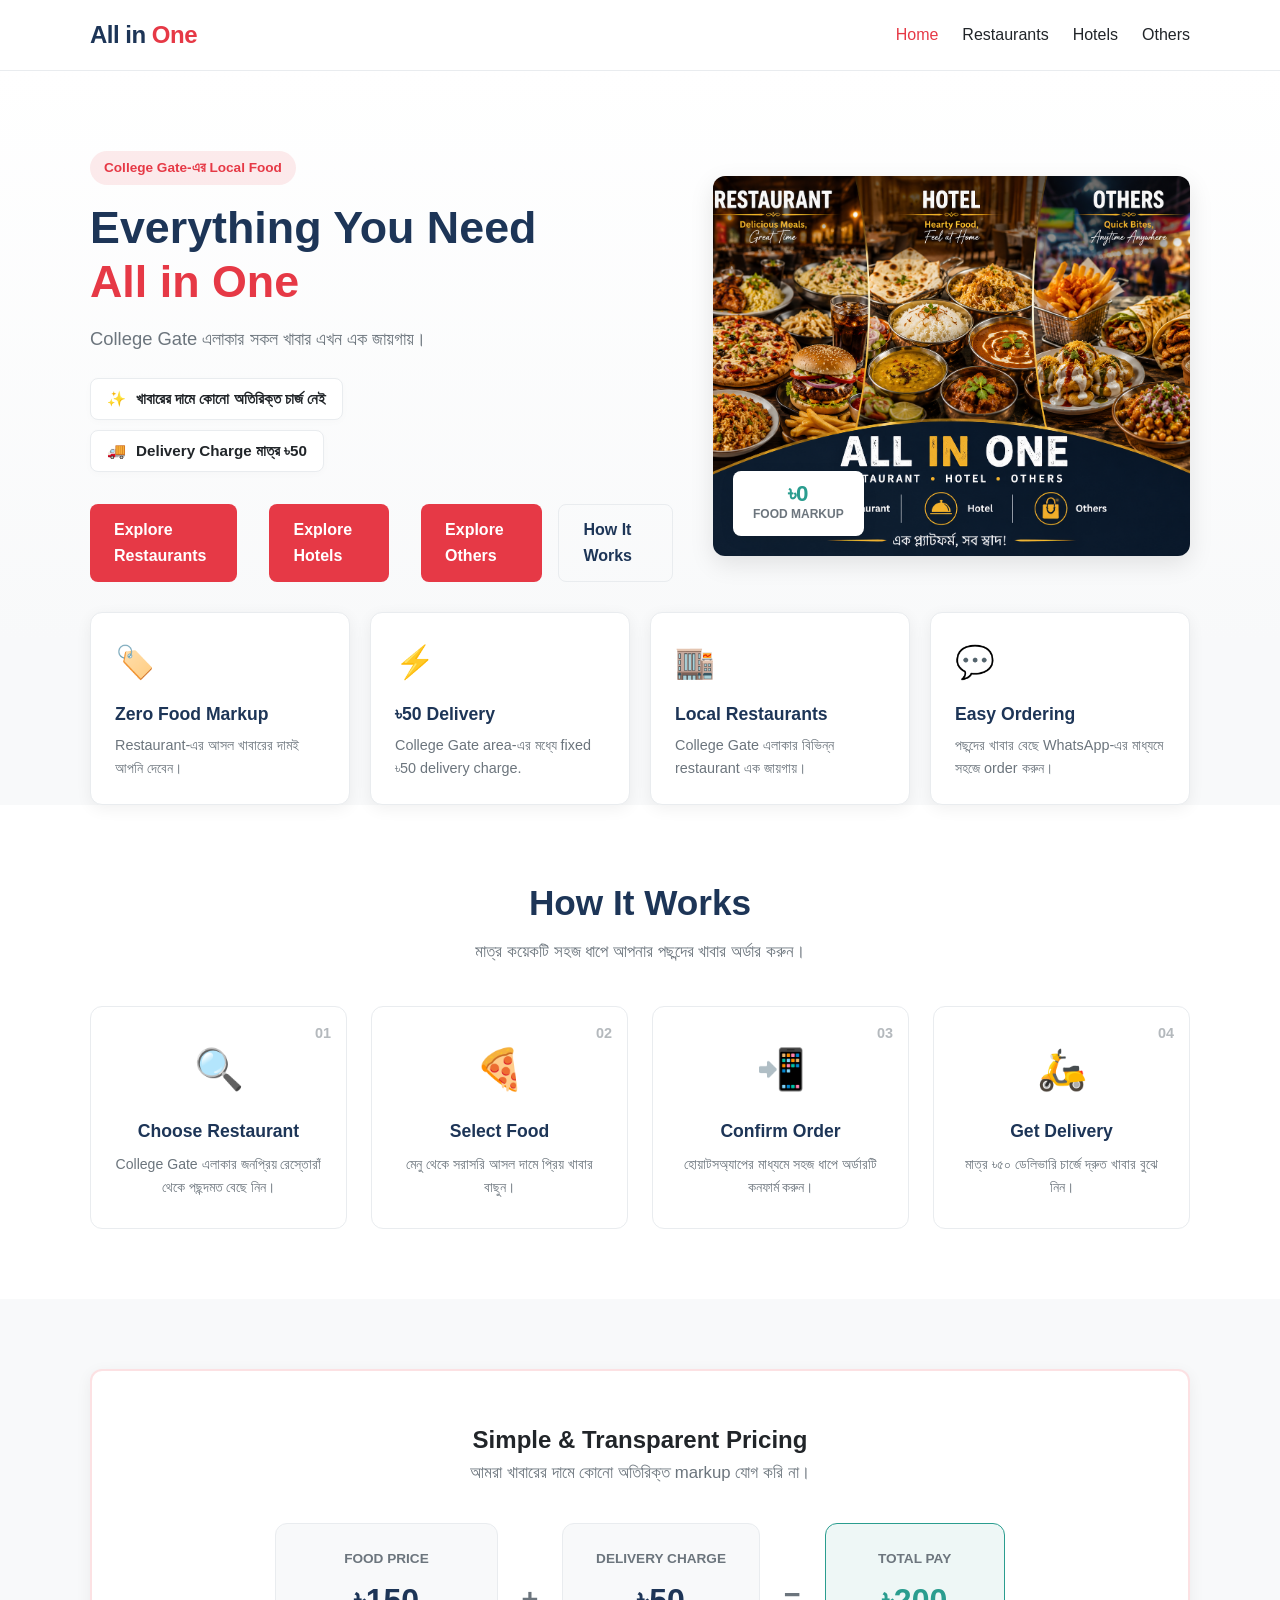
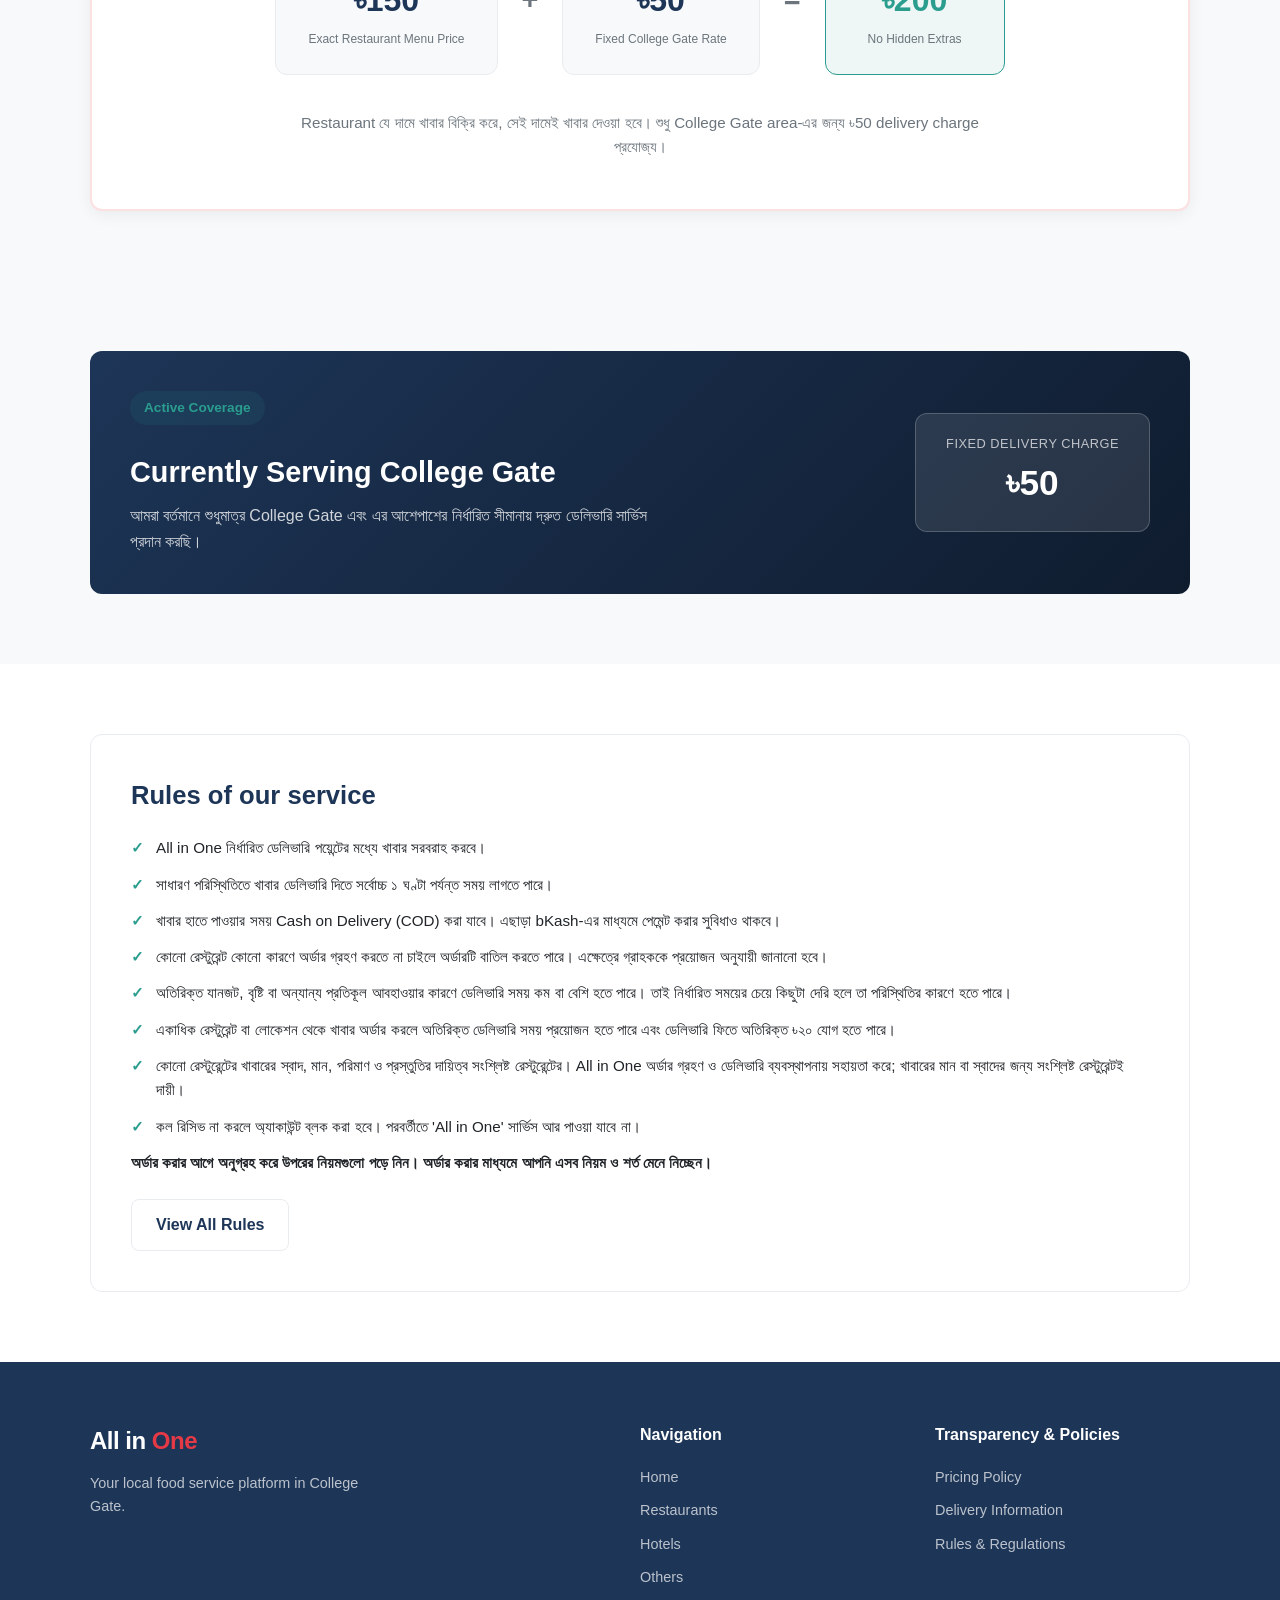
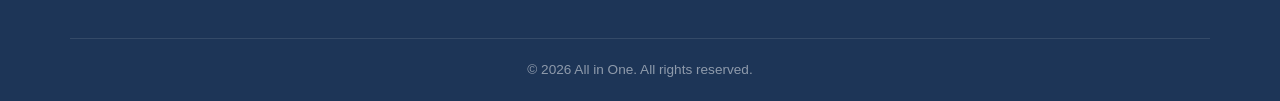
<file: index.html>
<!DOCTYPE html>
<html lang="bn">
<head>
  <meta charset="UTF-8">
  <meta name="viewport" content="width=device-width, initial-scale=1.0">
  <title>All in One | College Gate-এর Local Food</title>
  <link rel="stylesheet" href="style.css">
  <link rel="stylesheet" href="responsive.css">
</head>
<body>

  <!-- Header Navigation -->
  <header class="main-header">
    <div class="container nav-wrapper">
      <a href="index.html" class="logo">All in <span>One</span></a>
      <nav class="nav-menu">
        <a href="index.html" class="nav-link active">Home</a>
        <a href="restaurants.html" class="nav-link">Restaurants</a>
        <a href="hotels.html" class="nav-link">Hotels</a>
        <a href="others.html" class="nav-link">Others</a>
        <!-- <a href="login.html" class="nav-link nav-btn">Login</a> -->
      </nav>
    </div>
  </header>

  <!-- 1. Hero Section -->
  <section class="hero-section">
    <div class="container hero-container">
      <div class="hero-content">
        <span class="badge">College Gate-এর Local Food</span>
        <h1 class="hero-title">Everything You Need <br><span>All in One</span></h1>
        <p class="hero-subtext">College Gate এলাকার সকল খাবার এখন এক জায়গায়।</p>
        
        <div class="hero-highlights">
          <div class="highlight-pill">
            <span class="pill-icon">✨</span>
            <span>খাবারের দামে কোনো অতিরিক্ত চার্জ নেই</span>
          </div>
          <div class="highlight-pill">
            <span class="pill-icon">🚚</span>
            <span>Delivery Charge মাত্র ৳50</span>
          </div>
        </div>

        <div class="hero-actions">
          <a href="restaurants.html" class="btn btn-primary">Explore Restaurants</a><br>
           <a href="hotels.html" class="btn btn-primary">Explore Hotels</a><br>
            <a href="others.html" class="btn btn-primary">Explore Others</a>
          <a href="#how-it-works" class="btn btn-secondary">How It Works</a>
        </div>
      </div>
      
      <div class="hero-visual">
        <div class="hero-img-wrapper">
          <img src="heroimg.png" alt="Delicious Local Food" class="hero-img">
          <div class="hero-floating-badge">
            <span class="badge-num">৳0</span>
            <span class="badge-text">Food Markup</span>
          </div>
        </div>
      </div>
    </div>
  </section>

  <!-- 2. Trust / Value Cards -->
  <section class="trust-section">
    <div class="container">
      <div class="trust-grid">
        <div class="trust-card">
          <div class="trust-icon">🏷️</div>
          <h3>Zero Food Markup</h3>
          <p>Restaurant-এর আসল খাবারের দামই আপনি দেবেন।</p>
        </div>
        <div class="trust-card">
          <div class="trust-icon">⚡</div>
          <h3>৳50 Delivery</h3>
          <p>College Gate area-এর মধ্যে fixed ৳50 delivery charge.</p>
        </div>
        <div class="trust-card">
          <div class="trust-icon">🏬</div>
          <h3>Local Restaurants</h3>
          <p>College Gate এলাকার বিভিন্ন restaurant এক জায়গায়।</p>
        </div>
        <div class="trust-card">
          <div class="trust-icon">💬</div>
          <h3>Easy Ordering</h3>
          <p>পছন্দের খাবার বেছে WhatsApp-এর মাধ্যমে সহজে order করুন।</p>
        </div>
      </div>
    </div>
  </section>

  <!-- 3. How It Works -->
  <section id="how-it-works" class="section-padding bg-alt">
    <div class="container">
      <div class="section-header text-center">
        <h2>How It Works</h2>
        <p class="subtitle">মাত্র কয়েকটি সহজ ধাপে আপনার পছন্দের খাবার অর্ডার করুন।</p>
      </div>

      <div class="steps-grid">
        <div class="step-card">
          <div class="step-number">01</div>
          <div class="step-icon">🔍</div>
          <h4>Choose Restaurant</h4>
          <p>College Gate এলাকার জনপ্রিয় রেস্তোরাঁ থেকে পছন্দমত বেছে নিন।</p>
        </div>
        <div class="step-card">
          <div class="step-number">02</div>
          <div class="step-icon">🍕</div>
          <h4>Select Food</h4>
          <p>মেনু থেকে সরাসরি আসল দামে প্রিয় খাবার বাছুন।</p>
        </div>
        <div class="step-card">
          <div class="step-number">03</div>
          <div class="step-icon">📲</div>
          <h4>Confirm Order</h4>
          <p>হোয়াটসঅ্যাপের মাধ্যমে সহজ ধাপে অর্ডারটি কনফার্ম করুন।</p>
        </div>
        <div class="step-card">
          <div class="step-number">04</div>
          <div class="step-icon">🛵</div>
          <h4>Get Delivery</h4>
          <p>মাত্র ৳৫০ ডেলিভারি চার্জে দ্রুত খাবার বুঝে নিন।</p>
        </div>
      </div>
    </div>
  </section>

  <!-- 4. Transparent Pricing Section -->
  <section class="section-padding">
    <div class="container">
      <div class="pricing-card">
        <div class="pricing-header text-center">
          <h2>Simple & Transparent Pricing</h2>
          <p class="subtitle">আমরা খাবারের দামে কোনো অতিরিক্ত markup যোগ করি না।</p>
        </div>

        <div class="pricing-calculator">
          <div class="calc-box">
            <span class="calc-title">Food Price</span>
            <span class="calc-amount">৳150</span>
            <span class="calc-note">Exact Restaurant Menu Price</span>
          </div>
          <div class="calc-operator">+</div>
          <div class="calc-box">
            <span class="calc-title">Delivery Charge</span>
            <span class="calc-amount">৳50</span>
            <span class="calc-note">Fixed College Gate Rate</span>
          </div>
          <div class="calc-operator">=</div>
          <div class="calc-box highlight">
            <span class="calc-title">Total Pay</span>
            <span class="calc-amount">৳200</span>
            <span class="calc-note">No Hidden Extras</span>
          </div>
        </div>

        <p class="pricing-policy-text text-center">
          Restaurant যে দামে খাবার বিক্রি করে, সেই দামেই খাবার দেওয়া হবে। শুধু College Gate area-এর জন্য ৳50 delivery charge প্রযোজ্য।
        </p>
      </div>
    </div>
  </section>

  <!-- 5. Featured / Popular Restaurants -->
  <!-- <section class="section-padding bg-alt">
    <div class="container">
      <div class="section-header text-between">
        <div>
          <h2>Popular Restaurants</h2>
          <p class="subtitle">College Gate-এর সেরা রেস্তোরাঁসমূহ</p>
        </div>
        <a href="restaurants.html" class="link-btn">View All →</a>
      </div>

      Injected Dynamically via JS -->
      <!-- <div id="featured-restaurants-list" class="grid-container"></div> -->
    <!-- </div>
  </section> -->

  <!-- 6. Delivery Area Section -->
  <section class="section-padding">
    <div class="container">
      <div class="delivery-area-card">
        <div class="delivery-area-content">
          <span class="badge badge-success">Active Coverage</span>
          <h2>Currently Serving College Gate</h2>
          <p>আমরা বর্তমানে শুধুমাত্র College Gate এবং এর আশেপাশের নির্ধারিত সীমানায় দ্রুত ডেলিভারি সার্ভিস প্রদান করছি।</p>
        </div>
        <div class="delivery-area-badge">
          <span class="area-fee">Fixed Delivery Charge</span>
          <span class="area-price">৳50</span>
        </div>
      </div>
    </div>
  </section>

  <!-- 7. Rules & Transparency Preview -->
  <section class="section-padding bg-alt">
    <div class="container">
      <div class="rules-card">
        <h2>Rules of our service</h2>
        <ul class="rules-list">
          <li><span>✓</span>All in One নির্ধারিত ডেলিভারি পয়েন্টের মধ্যে খাবার সরবরাহ করবে। </li>
          <li><span>✓</span>সাধারণ পরিস্থিতিতে খাবার ডেলিভারি দিতে সর্বোচ্চ ১ ঘণ্টা পর্যন্ত সময় লাগতে পারে। </li>
          <li><span>✓</span>খাবার হাতে পাওয়ার সময় Cash on Delivery (COD) করা যাবে। এছাড়া bKash-এর মাধ্যমে পেমেন্ট করার সুবিধাও থাকবে। </li>
          <li><span>✓</span>কোনো রেস্টুরেন্ট কোনো কারণে অর্ডার গ্রহণ করতে না চাইলে অর্ডারটি বাতিল করতে পারে। এক্ষেত্রে গ্রাহককে প্রয়োজন অনুযায়ী জানানো হবে। </li>
          <li><span>✓</span>অতিরিক্ত যানজট, বৃষ্টি বা অন্যান্য প্রতিকূল আবহাওয়ার কারণে ডেলিভারি সময় কম বা বেশি হতে পারে। তাই নির্ধারিত সময়ের চেয়ে কিছুটা দেরি হলে তা পরিস্থিতির কারণে হতে পারে। </li>
          <li><span>✓</span>একাধিক রেস্টুরেন্ট বা লোকেশন থেকে খাবার অর্ডার করলে অতিরিক্ত ডেলিভারি সময় প্রয়োজন হতে পারে এবং ডেলিভারি ফিতে অতিরিক্ত ৳২০ যোগ হতে পারে।</li>
          <li><span>✓</span>কোনো রেস্টুরেন্টের খাবারের স্বাদ, মান, পরিমাণ ও প্রস্তুতির দায়িত্ব সংশ্লিষ্ট রেস্টুরেন্টের। All in One অর্ডার গ্রহণ ও ডেলিভারি ব্যবস্থাপনায় সহায়তা করে; খাবারের মান বা স্বাদের জন্য সংশ্লিষ্ট রেস্টুরেন্টই দায়ী।</li>
           <li><span>✓</span>কল রিসিভ না করলে অ্যাকাউন্ট ব্লক করা হবে। পরবর্তীতে 'All in One' সার্ভিস আর পাওয়া যাবে না। </li>
          <li><b>অর্ডার করার আগে অনুগ্রহ করে উপরের নিয়মগুলো পড়ে নিন। অর্ডার করার মাধ্যমে আপনি এসব নিয়ম ও শর্ত মেনে নিচ্ছেন।</b></li>
          
        </ul>
        <div class="rules-action">
          <a href="#rules-and-regulations" class="btn btn-secondary">View All Rules</a>
        </div>
      </div>
    </div>
  </section>

  <!-- 8. Final CTA Section -->
  <!-- <section class="cta-section text-center">
    <div class="container">
      <h2>Ready to order?</h2>
      <p>College Gate-এর আপনার পছন্দের restaurant খুঁজে নিন এবং সহজেই order করুন।</p>
      <a href="restaurants.html" class="btn btn-primary btn-lg">Explore Restaurants</a>
    </div>
  </section> -->

  <!-- 9. Footer -->
  <footer class="main-footer">
    <div class="container footer-grid">
      <div class="footer-brand">
        <a href="index.html" class="logo logo-white">All in <span>One</span></a>
        <p>Your local food service platform in College Gate.</p>
      </div>
      
      <div class="footer-links">
        <h4>Navigation</h4>
        <ul>
          <li><a href="index.html">Home</a></li>
          <li><a href="restaurants.html">Restaurants</a></li>
          <li><a href="hotels.html">Hotels</a></li>
          <li><a href="others.html">Others</a></li>
          <!-- <li><a href="login.html">Login</a></li> -->
        </ul>
      </div>

      <div class="footer-links">
        <h4>Transparency & Policies</h4>
        <ul>
          <li><a href="#pricing">Pricing Policy</a></li>
          <li><a href="#delivery">Delivery Information</a></li>
          <li><a href="#rules">Rules & Regulations</a></li>
        </ul>
      </div>
    </div>

    <div class="footer-bottom">
      <div class="container">
        <p>&copy; 2026 All in One. All rights reserved.</p>
      </div>
    </div>
  </footer>

  <script src="data.js"></script>
  <script src="app.js"></script>
  <script src="open-browser.js"></script>
</body>
</html>
</file>
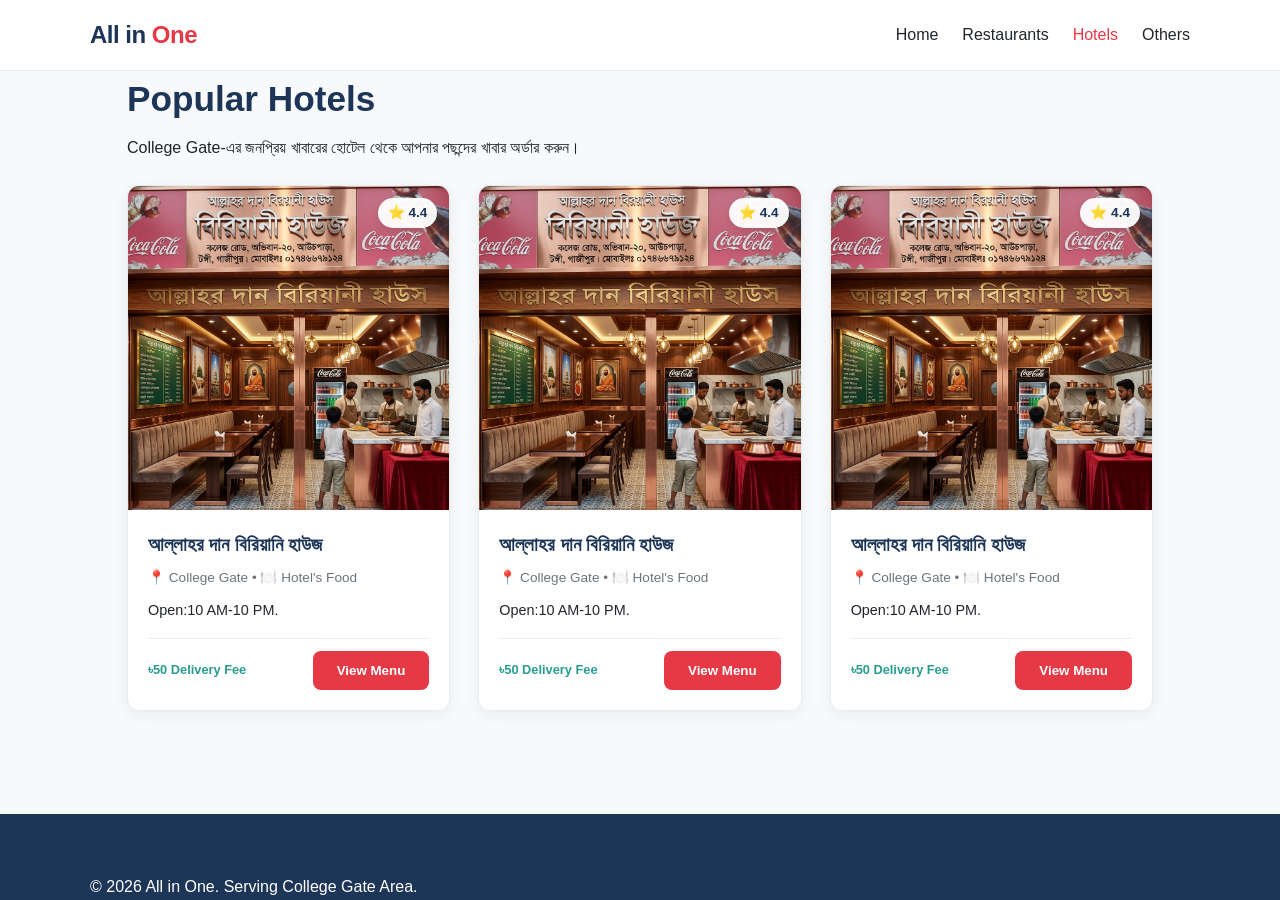
<file: hotels.html>
<!DOCTYPE html>
<html lang="en">
<head>
  <meta charset="UTF-8">
  <meta name="viewport" content="width=device-width, initial-scale=1.0">
  <title>Hotels | All in One</title>
  <link rel="stylesheet" href="style.css">
  <link rel="stylesheet" href="responsive.css">
</head>
<body>

  <header class="main-header">
    <div class="container nav-wrapper">
      <a href="index.html" class="logo">All in <span>One</span></a>
      <nav class="nav-menu">
        <a href="index.html" class="nav-link">Home</a>
        <a href="restaurants.html" class="nav-link">Restaurants</a>
        <a href="hotels.html" class="nav-link active">Hotels</a>
        <a href="others.html" class="nav-link">Others</a>
        <!-- <a href="login.html" class="nav-link nav-btn">Login</a> -->
      </nav>
    </div>
  </header>

  <main class="container page-content">
    <section class="section-header">
      <div>
        <h2>Popular Hotels</h2>
        <p>College Gate-এর জনপ্রিয় খাবারের হোটেল থেকে আপনার পছন্দের খাবার অর্ডার করুন।</p>
      </div>
    </section>

    <div id="hotels-list" class="grid-container" style="margin-top: 24px;">
      <!-- Hotel cards are rendered by hotels.js -->
    </div>
  </main>

  <footer class="main-footer">
    <div class="container">
      <p>&copy; 2026 All in One. Serving College Gate Area.</p>
    </div>
  </footer>

  <script src="data.js"></script>
  <script src="location.js"></script>
  <script src="hotels.js"></script>
  <script src="app.js"></script>
  <script src="open-browser.js"></script>
</body>
</html>
</file>
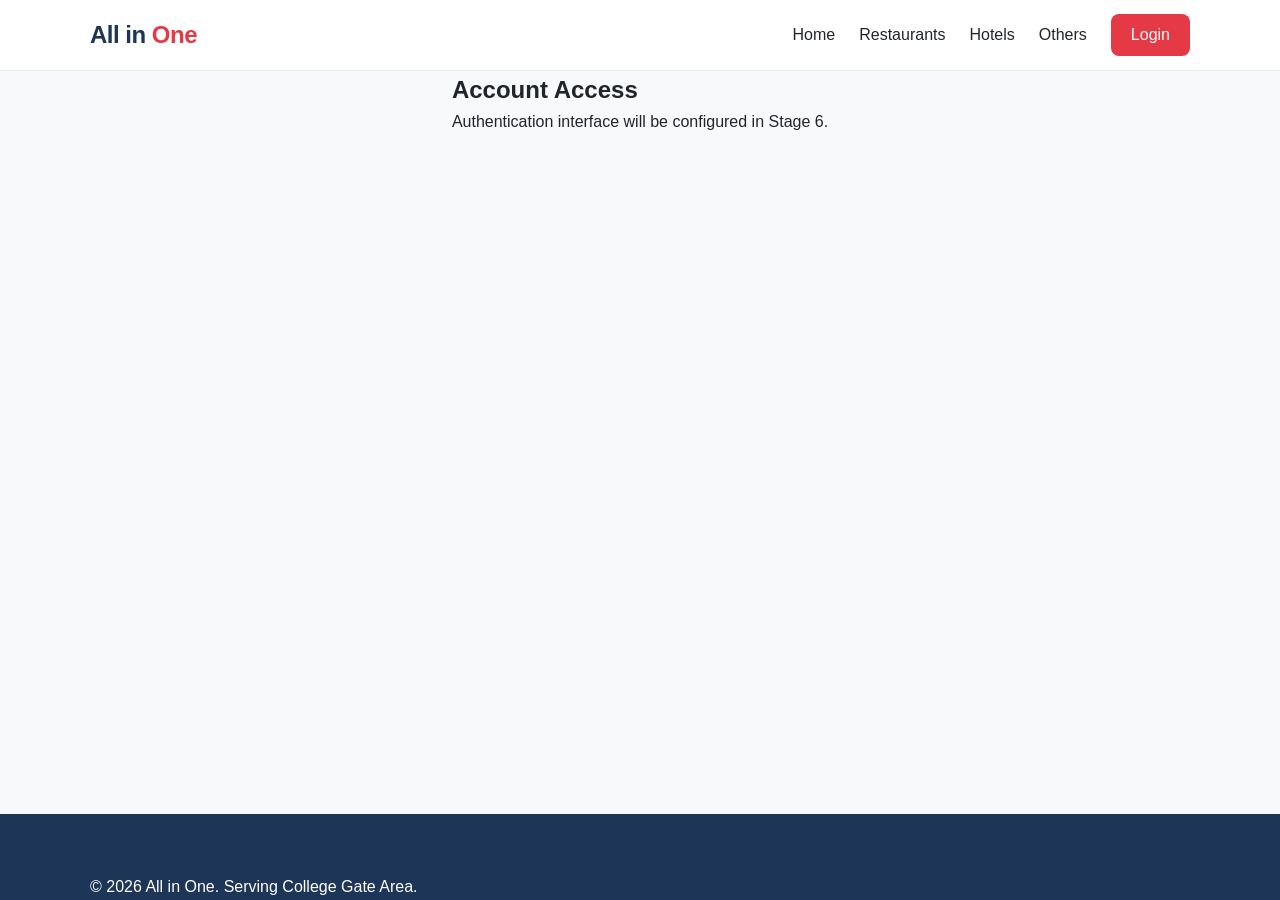
<file: login.html>
<!DOCTYPE html>
<html lang="en">
<head>
  <meta charset="UTF-8">
  <meta name="viewport" content="width=device-width, initial-scale=1.0">
  <title>Login | All in One</title>
  <link rel="stylesheet" href="style.css">
  <link rel="stylesheet" href="responsive.css">
</head>
<body>

  <header class="main-header">
    <div class="container nav-wrapper">
      <a href="index.html" class="logo">All in <span>One</span></a>
      <nav class="nav-menu">
        <a href="index.html" class="nav-link">Home</a>
        <a href="restaurants.html" class="nav-link">Restaurants</a>
        <a href="hotels.html" class="nav-link">Hotels</a>
        <a href="others.html" class="nav-link">Others</a>
        <a href="login.html" class="nav-link active nav-btn">Login</a>
      </nav>
    </div>
  </header>

  <main class="container page-content">
    <div class="auth-card">
      <h2>Account Access</h2>
      <p>Authentication interface will be configured in Stage 6.</p>
    </div>
  </main>

  <footer class="main-footer">
    <div class="container">
      <p>&copy; 2026 All in One. Serving College Gate Area.</p>
    </div>
  </footer>

  <script src="data.js"></script>
  <script src="app.js"></script>
  <script src="open-browser.js"></script>
</body>
</html>
</file>
<file: style.css>
:root {
  --primary: #e63946;
  --primary-hover: #d62828;
  --secondary: #1d3557;
  --secondary-hover: #14213d;
  --accent-green: #2a9d8f;
  --background: #f8f9fa;
  --bg-alt: #ffffff;
  --surface: #ffffff;
  --text: #212529;
  --text-muted: #6c757d;
  --border: #e9ecef;
  --radius: 12px;
  --radius-sm: 8px;
  --shadow: 0 4px 16px rgba(0, 0, 0, 0.06);
  --shadow-hover: 0 8px 24px rgba(0, 0, 0, 0.1);
  --transition: all 0.3s cubic-bezier(0.16, 1, 0.3, 1);
}

* {
  box-sizing: border-box;
  margin: 0;
  padding: 0;
}

body {
  font-family: -apple-system, BlinkMacSystemFont, "Segoe UI", Roboto, Oxygen, Ubuntu, Cantarell, sans-serif;
  background-color: var(--background);
  color: var(--text);
  line-height: 1.6;
  display: flex;
  flex-direction: column;
  min-height: 100vh;
}

.container {
  max-width: 1140px;
  margin: 0 auto;
  padding: 0 20px;
}

.section-padding {
  padding: 70px 0;
}

.bg-alt {
  background-color: var(--bg-alt);
}

.text-center {
  text-align: center;
}

.text-between {
  display: flex;
  justify-content: space-between;
  align-items: flex-end;
  margin-bottom: 32px;
}

.section-header h2 {
  font-size: 2.2rem;
  color: var(--secondary);
  font-weight: 700;
  margin-bottom: 8px;
}

.subtitle {
  color: var(--text-muted);
  font-size: 1.05rem;
}

/* Badges & Buttons */
.badge {
  display: inline-block;
  padding: 6px 14px;
  background-color: rgba(230, 57, 70, 0.1);
  color: var(--primary);
  font-weight: 600;
  font-size: 0.85rem;
  border-radius: 50px;
  margin-bottom: 16px;
}

.badge-success {
  background-color: rgba(42, 157, 143, 0.1);
  color: var(--accent-green);
}

.btn {
  display: inline-flex;
  align-items: center;
  justify-content: center;
  padding: 12px 24px;
  border-radius: var(--radius-sm);
  font-weight: 600;
  text-decoration: none;
  transition: var(--transition);
  cursor: pointer;
  border: none;
}

.btn-primary {
  background-color: var(--primary);
  color: #ffffff;
}

.btn-primary:hover {
  background-color: var(--primary-hover);
  transform: translateY(-2px);
}

.btn-secondary {
  background-color: transparent;
  color: var(--secondary);
  border: 1.5px solid var(--border);
}

.btn-secondary:hover {
  border-color: var(--secondary);
  background-color: rgba(29, 53, 87, 0.03);
}

.btn-lg {
  padding: 16px 36px;
  font-size: 1.1rem;
}

.link-btn {
  color: var(--primary);
  font-weight: 600;
  text-decoration: none;
}

.link-btn:hover {
  text-decoration: underline;
}

/* Header Navigation */
.main-header {
  background-color: var(--surface);
  border-bottom: 1px solid var(--border);
  position: sticky;
  top: 0;
  z-index: 100;
}

.nav-wrapper {
  display: flex;
  justify-content: space-between;
  align-items: center;
  height: 70px;
}

.logo {
  font-size: 1.5rem;
  font-weight: 800;
  color: var(--secondary);
  text-decoration: none;
  letter-spacing: -0.5px;
}

.logo span {
  color: var(--primary);
}

.logo-white {
  color: #ffffff;
}

.nav-menu {
  display: flex;
  align-items: center;
  gap: 24px;
}

.nav-link {
  text-decoration: none;
  color: var(--text);
  font-weight: 500;
  transition: color 0.2s ease;
}

.nav-link:hover,
.nav-link.active {
  color: var(--primary);
}

.nav-btn {
  padding: 8px 20px;
  background-color: var(--primary);
  color: #ffffff !important;
  border-radius: var(--radius-sm);
}

.nav-btn:hover {
  background-color: var(--primary-hover);
}

/* 1. Hero Section */
.hero-section {
  padding: 80px 0 60px;
  background: linear-gradient(180deg, #ffffff 0%, #f8f9fa 100%);
}

.hero-container {
  display: grid;
  grid-template-columns: 1.1fr 0.9fr;
  gap: 40px;
  align-items: center;
}

.hero-title {
  font-size: 2.8rem;
  font-weight: 800;
  color: var(--secondary);
  line-height: 1.2;
  margin-bottom: 16px;
}

.hero-title span {
  color: var(--primary);
}

.hero-subtext {
  font-size: 1.15rem;
  color: var(--text-muted);
  margin-bottom: 24px;
}

.hero-highlights {
  display: flex;
  flex-direction: column;
  gap: 10px;
  margin-bottom: 32px;
}

.highlight-pill {
  display: flex;
  align-items: center;
  gap: 10px;
  background: var(--surface);
  padding: 8px 16px;
  border-radius: var(--radius-sm);
  border: 1px solid var(--border);
  width: fit-content;
  font-weight: 600;
  font-size: 0.95rem;
  box-shadow: 0 2px 8px rgba(0, 0, 0, 0.02);
}

.hero-actions {
  display: flex;
  gap: 16px;
}

.hero-visual {
  position: relative;
}

.hero-img-wrapper {
  position: relative;
  border-radius: var(--radius);
  overflow: hidden;
  box-shadow: var(--shadow-hover);
}

.hero-img {
  width: 100%;
  height: 380px;
  object-fit: cover;
  display: block;
}

.hero-floating-badge {
  position: absolute;
  bottom: 20px;
  left: 20px;
  background: var(--surface);
  padding: 12px 20px;
  border-radius: var(--radius-sm);
  box-shadow: var(--shadow);
  display: flex;
  flex-direction: column;
  align-items: center;
}

.badge-num {
  font-size: 1.4rem;
  font-weight: 800;
  color: var(--accent-green);
  line-height: 1;
}

.badge-text {
  font-size: 0.75rem;
  color: var(--text-muted);
  text-transform: uppercase;
  font-weight: 700;
}

/* 2. Trust Section */
.trust-section {
  margin-top: -30px;
  position: relative;
  z-index: 10;
}

.trust-grid {
  display: grid;
  grid-template-columns: repeat(4, 1fr);
  gap: 20px;
}

.trust-card {
  background: var(--surface);
  padding: 24px;
  border-radius: var(--radius);
  border: 1px solid var(--border);
  box-shadow: var(--shadow);
  transition: var(--transition);
}

.trust-card:hover {
  transform: translateY(-4px);
  box-shadow: var(--shadow-hover);
}

.trust-icon {
  font-size: 2rem;
  margin-bottom: 12px;
}

.trust-card h3 {
  font-size: 1.1rem;
  color: var(--secondary);
  margin-bottom: 6px;
}

.trust-card p {
  font-size: 0.9rem;
  color: var(--text-muted);
}

/* 3. How It Works */
.steps-grid {
  display: grid;
  grid-template-columns: repeat(4, 1fr);
  gap: 24px;
  margin-top: 40px;
}

.step-card {
  background: var(--surface);
  padding: 30px 20px;
  border-radius: var(--radius);
  border: 1px solid var(--border);
  position: relative;
  text-align: center;
  transition: var(--transition);
}

.step-card:hover {
  border-color: var(--primary);
}

.step-number {
  position: absolute;
  top: 15px;
  right: 15px;
  font-size: 0.9rem;
  font-weight: 800;
  color: var(--text-muted);
  opacity: 0.5;
}

.step-icon {
  font-size: 2.5rem;
  margin-bottom: 16px;
}

.step-card h4 {
  font-size: 1.1rem;
  color: var(--secondary);
  margin-bottom: 8px;
}

.step-card p {
  font-size: 0.88rem;
  color: var(--text-muted);
}

/* 4. Pricing Section */
.pricing-card {
  background: var(--surface);
  border: 2px solid rgba(230, 57, 70, 0.15);
  border-radius: var(--radius);
  padding: 50px 40px;
  box-shadow: var(--shadow);
}

.pricing-calculator {
  display: flex;
  align-items: center;
  justify-content: center;
  gap: 24px;
  margin: 36px 0;
  flex-wrap: wrap;
}

.calc-box {
  background: var(--background);
  border: 1px solid var(--border);
  padding: 24px 32px;
  border-radius: var(--radius);
  text-align: center;
  min-width: 180px;
}

.calc-box.highlight {
  background: rgba(42, 157, 143, 0.08);
  border-color: var(--accent-green);
}

.calc-title {
  display: block;
  font-size: 0.85rem;
  text-transform: uppercase;
  color: var(--text-muted);
  font-weight: 700;
  margin-bottom: 6px;
}

.calc-amount {
  display: block;
  font-size: 2rem;
  font-weight: 800;
  color: var(--secondary);
}

.calc-box.highlight .calc-amount {
  color: var(--accent-green);
}

.calc-note {
  display: block;
  font-size: 0.75rem;
  color: var(--text-muted);
  margin-top: 4px;
}

.calc-operator {
  font-size: 1.8rem;
  font-weight: 700;
  color: var(--text-muted);
}

.pricing-policy-text {
  max-width: 700px;
  margin: 0 auto;
  color: var(--text-muted);
  font-size: 0.95rem;
}

/* 5. Restaurant Card Base & Dynamic Grid */
.grid-container {
  display: grid;
  grid-template-columns: repeat(auto-fill, minmax(320px, 1fr));
  gap: 28px;
}

.restaurant-card {
  background: var(--surface);
  border-radius: var(--radius);
  border: 1px solid var(--border);
  overflow: hidden;
  box-shadow: var(--shadow);
  transition: var(--transition);
  display: flex;
  flex-direction: column;
}

.restaurant-card:hover {
  transform: translateY(-4px);
  box-shadow: var(--shadow-hover);
}

/* .card-img-wrapper {
  height: 180px;
  width: 100%;
  overflow: hidden;
  position: relative;
}

.card-img {
  width: 100%;
  height: 100%;
  object-fit: cover;
} */

/* .card-img-wrapper {
    aspect-ratio: 16 / 9;
    width: 100%;
    overflow: hidden;
}

.card-img {
    width: 100%;
    height: 100%;
    object-fit: cover;
    object-position: center;
} */
/* .card-img-wrapper {
    height: 180px;
    width: 100%;
    overflow: hidden;
    position: relative;
}

.card-img {
    width: 100%;
    height: 100%;
    object-fit: contain;
    display: block;
} */
 .card-img-wrapper {
    width: 100%;
    overflow: hidden;
    position: relative;
}

.card-img {
    width: 100%;
    height: auto;
    display: block;
}
.card-rating-badge {
  position: absolute;
  top: 12px;
  right: 12px;
  background: rgba(255, 255, 255, 0.95);
  padding: 4px 10px;
  border-radius: 50px;
  font-size: 0.85rem;
  font-weight: 700;
  color: var(--secondary);
  box-shadow: 0 2px 6px rgba(0,0,0,0.1);
}

.card-content {
  padding: 20px;
  display: flex;
  flex-direction: column;
  flex: 1;
}

.card-title {
  font-size: 1.2rem;
  font-weight: 700;
  color: var(--secondary);
  margin-bottom: 6px;
}

.card-meta {
  font-size: 0.85rem;
  color: var(--text-muted);
  margin-bottom: 10px;
}

.card-desc {
  font-size: 0.9rem;
  color: var(--text);
  margin-bottom: 16px;
  flex: 1;
}

.card-footer {
  display: flex;
  justify-content: space-between;
  align-items: center;
  border-top: 1px solid var(--border);
  padding-top: 12px;
  margin-top: auto;
}

.card-delivery-tag {
  font-size: 0.8rem;
  font-weight: 600;
  color: var(--accent-green);
}

/* 6. Delivery Area Section */
.delivery-area-card {
  background: linear-gradient(135deg, var(--secondary) 0%, #0f1c2e 100%);
  color: #ffffff;
  padding: 40px;
  border-radius: var(--radius);
  display: flex;
  justify-content: space-between;
  align-items: center;
}

.delivery-area-content h2 {
  font-size: 1.8rem;
  margin: 8px 0;
}

.delivery-area-content p {
  color: rgba(255, 255, 255, 0.8);
  max-width: 550px;
}

.delivery-area-badge {
  background: rgba(255, 255, 255, 0.1);
  border: 1px solid rgba(255, 255, 255, 0.2);
  padding: 20px 30px;
  border-radius: var(--radius);
  text-align: center;
}

.area-fee {
  display: block;
  font-size: 0.8rem;
  text-transform: uppercase;
  color: rgba(255, 255, 255, 0.7);
  letter-spacing: 0.5px;
}

.area-price {
  font-size: 2.2rem;
  font-weight: 800;
  color: #ffffff;
}

/* 7. Rules Preview Section */
.rules-card {
  background: var(--surface);
  border: 1px solid var(--border);
  border-radius: var(--radius);
  padding: 40px;
}

.rules-card h2 {
  font-size: 1.6rem;
  color: var(--secondary);
  margin-bottom: 20px;
}

.rules-list {
  list-style: none;
  margin-bottom: 24px;
}

.rules-list li {
  font-size: 0.95rem;
  color: var(--text);
  margin-bottom: 12px;
  display: flex;
  align-items: flex-start;
  gap: 12px;
}

.rules-list li span {
  color: var(--accent-green);
  font-weight: 800;
}

/* 8. CTA Section */
.cta-section {
  background: var(--surface);
  border-top: 1px solid var(--border);
  padding: 80px 0;
}

.cta-section h2 {
  font-size: 2.4rem;
  color: var(--secondary);
  margin-bottom: 12px;
}

.cta-section p {
  font-size: 1.1rem;
  color: var(--text-muted);
  margin-bottom: 28px;
}

/* 9. Footer */
.main-footer {
  background: var(--secondary);
  color: #ffffff;
  padding-top: 60px;
  margin-top: auto;
}

.footer-grid {
  display: grid;
  grid-template-columns: 2fr 1fr 1fr;
  gap: 40px;
  padding-bottom: 40px;
  border-bottom: 1px solid rgba(255, 255, 255, 0.1);
}

.footer-brand p {
  color: rgba(255, 255, 255, 0.7);
  margin-top: 12px;
  max-width: 300px;
  font-size: 0.9rem;
}

.footer-links h4 {
  font-size: 1rem;
  margin-bottom: 16px;
  color: #ffffff;
}

.footer-links ul {
  list-style: none;
}

.footer-links li {
  margin-bottom: 8px;
}

.footer-links a {
  color: rgba(255, 255, 255, 0.7);
  text-decoration: none;
  font-size: 0.9rem;
  transition: color 0.2s;
}

.footer-links a:hover {
  color: #ffffff;
}

.footer-bottom {
  padding: 20px 0;
  text-align: center;
  font-size: 0.85rem;
  color: rgba(255, 255, 255, 0.5);
}


/* Restaurant Menu Modal — mobile-safe, full-screen overlay */
body.menu-modal-open {
  overflow: hidden;
  height: 100%;
}

.menu-modal {
  position: fixed;
  inset: 0;
  width: 100%;
  height: 100%;
  z-index: 9999;
  display: none;
  overflow-y: auto;
  overflow-x: hidden;
  padding: 12px;
  background: rgba(15, 28, 46, 0.65);
  -webkit-overflow-scrolling: touch;
  overscroll-behavior: contain;
}

.menu-modal.is-open {
  display: flex;
  align-items: flex-start;
  justify-content: center;
}

.menu-modal-backdrop {
  position: fixed;
  inset: 0;
  background: rgba(15, 28, 46, 0.65);
  backdrop-filter: blur(4px);
  -webkit-backdrop-filter: blur(4px);
}

.menu-modal-dialog {
  position: relative;
  z-index: 1;
  width: min(680px, 100%);
  max-height: calc(100dvh - 24px);
  overflow-y: auto;
  overflow-x: hidden;
  margin: 0 auto;
  padding: 24px;
  padding-bottom: calc(24px + 56px + env(safe-area-inset-bottom, 0px));
  background: var(--surface);
  border-radius: var(--radius);
  box-shadow: 0 20px 60px rgba(0, 0, 0, 0.2);
  animation: menuModalIn 0.2s ease-out;
  -webkit-overflow-scrolling: touch;
  overscroll-behavior: contain;
}

@supports not (height: 100dvh) {
  .menu-modal-dialog {
    max-height: calc(100vh - 24px);
  }
}

@keyframes menuModalIn {
  from {
    opacity: 0;
    transform: translateY(12px) scale(0.98);
  }
  to {
    opacity: 1;
    transform: translateY(0) scale(1);
  }
}

.menu-modal-close {
  position: absolute;
  top: 12px;
  right: 12px;
  z-index: 2;
  width: 38px;
  height: 38px;
  border: 1px solid var(--border);
  border-radius: 50%;
  background: var(--surface);
  color: var(--secondary);
  font-size: 1.6rem;
  line-height: 1;
  cursor: pointer;
}

.menu-modal-close:hover {
  background: var(--background);
}

.menu-modal-header {
  padding-right: 48px;
  margin-bottom: 20px;
}

.menu-modal-header .badge {
  margin-bottom: 10px;
}

.menu-modal-header h2 {
  color: var(--secondary);
  margin-bottom: 5px;
  font-size: 1.7rem;
}

.menu-modal-header p {
  color: var(--text-muted);
  font-size: 0.9rem;
}

.menu-items-list {
  display: grid;
  gap: 14px;
}

/* Animated electric menu cards — applies only inside menu modals.
   Main restaurant / hotel / others listing cards remain unchanged. */
.menu-modal .menu-item-card {
  --electric-cyan: rgba(93, 230, 255, 0.98);
  --electric-violet: rgba(156, 101, 255, 0.98);
  --electric-gold: rgba(255, 190, 92, 0.98);
  position: relative;
  isolation: isolate;
  overflow: hidden;
  display: flex;
  align-items: center;
  justify-content: space-between;
  gap: 18px;
  padding: 20px;
  border: 1px solid rgba(255, 255, 255, 0.12);
  border-radius: 18px;
  background:
    radial-gradient(circle at 12% 8%, rgba(255, 255, 255, 0.07), transparent 34%),
    linear-gradient(145deg, #17181f 0%, #101116 52%, #191721 100%);
  color: #f6f7fb;
  box-shadow:
    inset 0 1px 0 rgba(255, 255, 255, 0.08),
    0 14px 34px rgba(15, 16, 25, 0.16);
  transition: transform 0.25s ease, box-shadow 0.25s ease;
}

.menu-modal .menu-item-card::before {
  content: "";
  position: absolute;
  z-index: -2;
  inset: -2px;
  border-radius: inherit;
  background: conic-gradient(
    from 0deg,
    transparent 0deg,
    transparent 52deg,
    var(--electric-cyan) 78deg,
    rgba(255, 255, 255, 0.95) 94deg,
    var(--electric-violet) 112deg,
    transparent 150deg,
    transparent 228deg,
    var(--electric-gold) 254deg,
    rgba(255, 255, 255, 0.92) 270deg,
    var(--electric-cyan) 292deg,
    transparent 332deg,
    transparent 360deg
  );
  filter: blur(1.2px);
  animation: electricBorderSpin 5.2s linear infinite;
}

.menu-modal .menu-item-card::after {
  content: "";
  position: absolute;
  z-index: -1;
  inset: 2px;
  border-radius: calc(18px - 2px);
  background:
    linear-gradient(145deg, rgba(24, 25, 33, 0.98), rgba(13, 14, 19, 0.99));
}

.menu-modal .menu-item-card:hover {
  transform: translateY(-2px);
  box-shadow:
    0 0 16px rgba(93, 230, 255, 0.16),
    0 0 28px rgba(156, 101, 255, 0.14),
    0 18px 38px rgba(15, 16, 25, 0.22);
}

@keyframes electricBorderSpin {
  to { transform: rotate(360deg); }
}

.menu-item-content {
  min-width: 0;
  flex: 1;
}

.menu-item-content h3 {
  color: #f7f8fb;
  font-size: 1.05rem;
  margin-bottom: 5px;
}

.menu-item-content p {
  color: rgba(231, 234, 241, 0.68);
  font-size: 0.88rem;
  margin-bottom: 7px;
}

.menu-item-content strong {
  color: #8ee7ff;
  font-size: 1.05rem;
  text-shadow: 0 0 14px rgba(93, 230, 255, 0.18);
}

.menu-item-actions {
  display: flex;
  align-items: center;
  gap: 10px;
  flex-shrink: 0;
  flex-wrap: wrap;
  justify-content: flex-end;
}

.menu-modal .qty-control {
  display: inline-flex;
  align-items: center;
  border: 1px solid rgba(255, 255, 255, 0.16);
  border-radius: 11px;
  overflow: hidden;
  background: rgba(255, 255, 255, 0.06);
  box-shadow: inset 0 1px 0 rgba(255, 255, 255, 0.04);
}

.menu-modal .qty-control button {
  border: 0;
  background: transparent;
  color: #f4f7fb;
  width: 36px;
  height: 36px;
  cursor: pointer;
  font-size: 20px;
  line-height: 1;
}

.menu-modal .qty-control button:hover {
  background: rgba(255, 255, 255, 0.09);
}

.menu-modal .qty-control span {
  min-width: 34px;
  text-align: center;
  color: #ffffff;
  font-weight: 700;
}

.menu-order-btn {
  white-space: nowrap;
}

.cart-panel {
  margin-top: 22px;
  border-top: 1px solid var(--border);
  padding-top: 18px;
}

.cart-panel h3 {
  margin-bottom: 12px;
}

.cart-line {
  display: flex;
  justify-content: space-between;
  gap: 12px;
  padding: 7px 0;
}

.cart-line-name {
  flex: 1;
}

.cart-line-meta {
  white-space: nowrap;
  font-weight: 600;
}

.cart-total-line {
  display: flex;
  justify-content: space-between;
  gap: 12px;
  padding-top: 8px;
}

.cart-total-line.grand {
  font-size: 1.05rem;
  font-weight: 800;
  border-top: 1px solid var(--border);
  margin-top: 8px;
  padding-top: 12px;
}

.cart-actions {
  display: flex;
  justify-content: flex-end;
  gap: 10px;
  margin-top: 14px;
  flex-wrap: wrap;
}

.cart-empty {
  color: var(--text-muted);
  margin: 0;
}

.menu-order-btn:disabled,
#whatsapp-order-btn:disabled {
  opacity: 0.5;
  cursor: not-allowed;
}

@media (prefers-reduced-motion: reduce) {
  .menu-modal .menu-item-card::before {
    animation: none;
  }
}

@media (max-width: 600px) {
  .menu-modal {
    padding: 8px;
  }

  .menu-modal-dialog {
    width: 100%;
    max-height: calc(100dvh - 16px);
    padding: 18px 14px;
    padding-bottom: calc(18px + 56px + env(safe-area-inset-bottom, 0px));
    margin-bottom: 8px;
    border-radius: 14px;
  }

  @supports not (height: 100dvh) {
    .menu-modal-dialog {
      max-height: calc(100vh - 16px);
    }
  }

  .menu-modal-header {
    padding-right: 42px;
  }

  .menu-modal-header h2 {
    font-size: 1.35rem;
  }

  .menu-item-card {
    align-items: flex-start;
    flex-direction: column;
    gap: 12px;
    padding: 15px;
  }

  .menu-item-actions {
    width: 100%;
    justify-content: space-between;
  }

  .menu-item-actions .menu-order-btn {
    flex: 1;
  }

  .cart-actions .btn {
    width: 100%;
  }
}

/* Others cards use the exact same listing-card layout as Restaurants. */
#others-list .other-card {
  height: 100%;
}

#others-list .other-card .card-img-wrapper {
  aspect-ratio: 16 / 9;
  height: auto;
}

#others-list .other-card .card-img {
  width: 100%;
  height: 100%;
  object-fit: cover;
  display: block;
}

/* Hotel cards intentionally reuse the exact restaurant-card design system. */
.hotel-card .card-content { min-height: 0; }
.hotel-modal-info {
  border: 1px solid var(--border);
  background: var(--background);
  border-radius: var(--radius-sm);
  padding: 14px 16px;
  margin-bottom: 18px;
  color: var(--text-muted);
}
.hotel-modal-info p { margin: 0 0 8px; }
.hotel-modal-info p:last-child { margin-bottom: 0; }

/* Restaurant listing cards use the same card system as Hotel cards. */
#restaurants-list .restaurant-card {
  height: 100%;
}

/* Social app in-app browser prompt */
.open-browser-prompt {
  position: fixed;
  z-index: 99999;
  top: max(10px, env(safe-area-inset-top));
  left: 50%;
  transform: translateX(-50%);
  width: min(calc(100% - 24px), 760px);
  display: flex;
  align-items: center;
  justify-content: space-between;
  gap: 16px;
  padding: 12px 14px 12px 16px;
  border: 1px solid rgba(255, 255, 255, 0.18);
  border-radius: 18px;
  background: rgba(12, 18, 31, 0.96);
  color: #fff;
  box-shadow: 0 14px 38px rgba(0, 0, 0, 0.32);
  backdrop-filter: blur(14px);
  -webkit-backdrop-filter: blur(14px);
}
.open-browser-prompt__content,
.open-browser-prompt__actions {
  display: flex;
  align-items: center;
}
.open-browser-prompt__content { gap: 10px; min-width: 0; }
.open-browser-prompt__icon { font-size: 22px; flex: 0 0 auto; }
.open-browser-prompt__text { min-width: 0; display: grid; gap: 2px; }
.open-browser-prompt__text strong { font-size: 14px; line-height: 1.25; }
.open-browser-prompt__text span { font-size: 12px; line-height: 1.3; color: rgba(255,255,255,.72); }
.open-browser-prompt__actions { gap: 8px; flex: 0 0 auto; }
.open-browser-prompt__button {
  border: 0;
  border-radius: 12px;
  padding: 10px 13px;
  font: inherit;
  font-size: 13px;
  font-weight: 700;
  color: #07131d;
  background: #56d7e7;
  cursor: pointer;
  white-space: nowrap;
}
.open-browser-prompt__close {
  width: 32px;
  height: 32px;
  border: 0;
  border-radius: 50%;
  background: rgba(255,255,255,.08);
  color: #fff;
  font-size: 22px;
  line-height: 1;
  cursor: pointer;
}
@media (max-width: 560px) {
  .open-browser-prompt {
    align-items: flex-start;
    padding: 11px 10px 11px 12px;
    gap: 10px;
  }
  .open-browser-prompt__text span { display: none; }
  .open-browser-prompt__button { padding: 9px 10px; }
  .open-browser-prompt__close { width: 30px; height: 30px; }
}


/* Required external-browser gate for social-media in-app browsers */
.external-browser-required {
  overflow: hidden;
}
.external-browser-gate {
  position: fixed;
  inset: 0;
  z-index: 2147483647;
  display: grid;
  place-items: center;
  padding: max(24px, env(safe-area-inset-top)) 20px max(24px, env(safe-area-inset-bottom));
}
.external-browser-gate__backdrop {
  position: absolute;
  inset: 0;
  background: rgba(5, 10, 18, 0.78);
  backdrop-filter: blur(8px);
  -webkit-backdrop-filter: blur(8px);
}
.external-browser-gate__card {
  position: relative;
  z-index: 1;
  width: min(100%, 420px);
  padding: 30px 24px 24px;
  border-radius: 24px;
  background: #ffffff;
  color: #14213d;
  text-align: center;
  box-shadow: 0 24px 80px rgba(0, 0, 0, 0.35);
}
.external-browser-gate__icon {
  width: 58px;
  height: 58px;
  margin: 0 auto 16px;
  display: grid;
  place-items: center;
  border-radius: 18px;
  background: rgba(86, 215, 231, 0.16);
  font-size: 28px;
}
.external-browser-gate__card h2 {
  margin: 0 0 10px;
  font-size: 1.35rem;
  line-height: 1.25;
}
.external-browser-gate__card p {
  margin: 0;
  color: #5f6b7a;
  font-size: 0.96rem;
  line-height: 1.55;
}
.external-browser-gate__button {
  width: 100%;
  margin-top: 22px;
  padding: 14px 18px;
  border: 0;
  border-radius: 14px;
  background: #e63946;
  color: #ffffff;
  font: inherit;
  font-weight: 800;
  font-size: 1rem;
  cursor: pointer;
}
.external-browser-gate__button:active {
  transform: scale(0.99);
}

/* Yumi menu category groups */
.menu-category-section {
  margin: 0 0 22px;
}

.menu-category-title {
  margin: 0 0 10px;
  padding: 9px 14px;
  border-radius: 10px;
  background: var(--surface-soft, #f7f7f7);
  border: 1px solid var(--border, #e5e5e5);
  font-size: 1rem;
  font-weight: 800;
  color: var(--text, #172033);
}

.menu-category-items {
  display: grid;
  gap: 10px;
}

.menu-category-section .menu-item-card {
  margin: 0;
}
</file>
<file: responsive.css>
@media (max-width: 992px) {
  .hero-container {
    grid-template-columns: 1fr;
    text-align: center;
  }

  .hero-highlights {
    align-items: center;
  }

  .hero-actions {
    justify-content: center;
  }

  /* Keep the complete hero artwork visible on phones/tablets.
     This prevents the left/right edges from being cropped by the fixed desktop height. */
  .hero-img-wrapper {
    width: 100%;
    overflow: hidden;
  }

  .hero-img {
    width: 100%;
    max-width: 100%;
    height: auto;
    object-fit: contain;
    object-position: center;
    display: block;
    transform: none;
  }

  .trust-grid, .steps-grid {
    grid-template-columns: repeat(2, 1fr);
  }

  .delivery-area-card {
    flex-direction: column;
    text-align: center;
    gap: 24px;
  }

  .footer-grid {
    grid-template-columns: 1fr;
    gap: 30px;
  }
}

@media (max-width: 768px) {
  .nav-wrapper {
    flex-direction: column;
    height: auto;
    padding: 15px 0;
    gap: 15px;
  }

  .nav-menu {
    gap: 12px;
    flex-wrap: wrap;
    justify-content: center;
  }

  .hero-title {
    font-size: 2.2rem;
  }

  .pricing-calculator {
    flex-direction: column;
    gap: 12px;
  }

  .calc-operator {
    transform: rotate(90deg);
  }

  .grid-container {
    grid-template-columns: 1fr;
  }

  .text-between {
    flex-direction: column;
    align-items: flex-start;
    gap: 12px;
  }
}

@media (max-width: 480px) {
  .trust-grid, .steps-grid {
    grid-template-columns: 1fr;
  }

  .hero-actions {
    flex-direction: column;
    width: 100%;
  }

  .btn {
    width: 100%;
  }

  .pricing-card, .delivery-area-card, .rules-card {
    padding: 24px 16px;
  }
}


@media (max-width: 600px) {
  .menu-modal-dialog {
    width: calc(100% - 20px);
    max-height: calc(100vh - 20px);
    margin: 10px auto;
    padding: 24px 16px;
    padding-bottom: calc(24px + 56px + env(safe-area-inset-bottom, 0px));
  }

  .menu-modal-header h2 {
    font-size: 1.4rem;
  }

  .menu-item-card {
    align-items: flex-start;
    flex-direction: column;
  }

  .menu-order-btn {
    width: 100%;
  }

  .menu-modal-footer {
    flex-direction: column;
    gap: 6px;
  }
}

/* Keep quantity and order controls on one horizontal row for Restaurant, Hotel and Others menus. */
@media (max-width: 600px) {
  .menu-modal .menu-item-actions {
    width: 100%;
    display: flex;
    flex-direction: row;
    flex-wrap: nowrap;
    align-items: stretch;
    justify-content: space-between;
    gap: 12px;
  }

  .menu-modal .menu-item-actions .qty-control {
    flex: 0 0 auto;
  }

  .menu-modal .menu-item-actions > .btn {
    flex: 1 1 auto;
    width: auto;
    min-width: 0;
  }
}

/* Compact the ৳0 Food Markup badge on smaller screens so it does not dominate the hero image. */
@media (max-width: 992px) {
  .hero-floating-badge {
    bottom: 12px;
    left: 12px;
    padding: 7px 11px;
    border-radius: 10px;
  }

  .badge-num {
    font-size: 1rem;
  }

  .badge-text {
    font-size: 0.58rem;
  }
}

@media (max-width: 480px) {
  .hero-floating-badge {
    bottom: 10px;
    left: 10px;
    padding: 6px 9px;
  }

  .badge-num {
    font-size: 0.9rem;
  }

  .badge-text {
    font-size: 0.52rem;
  }
}
</file>
